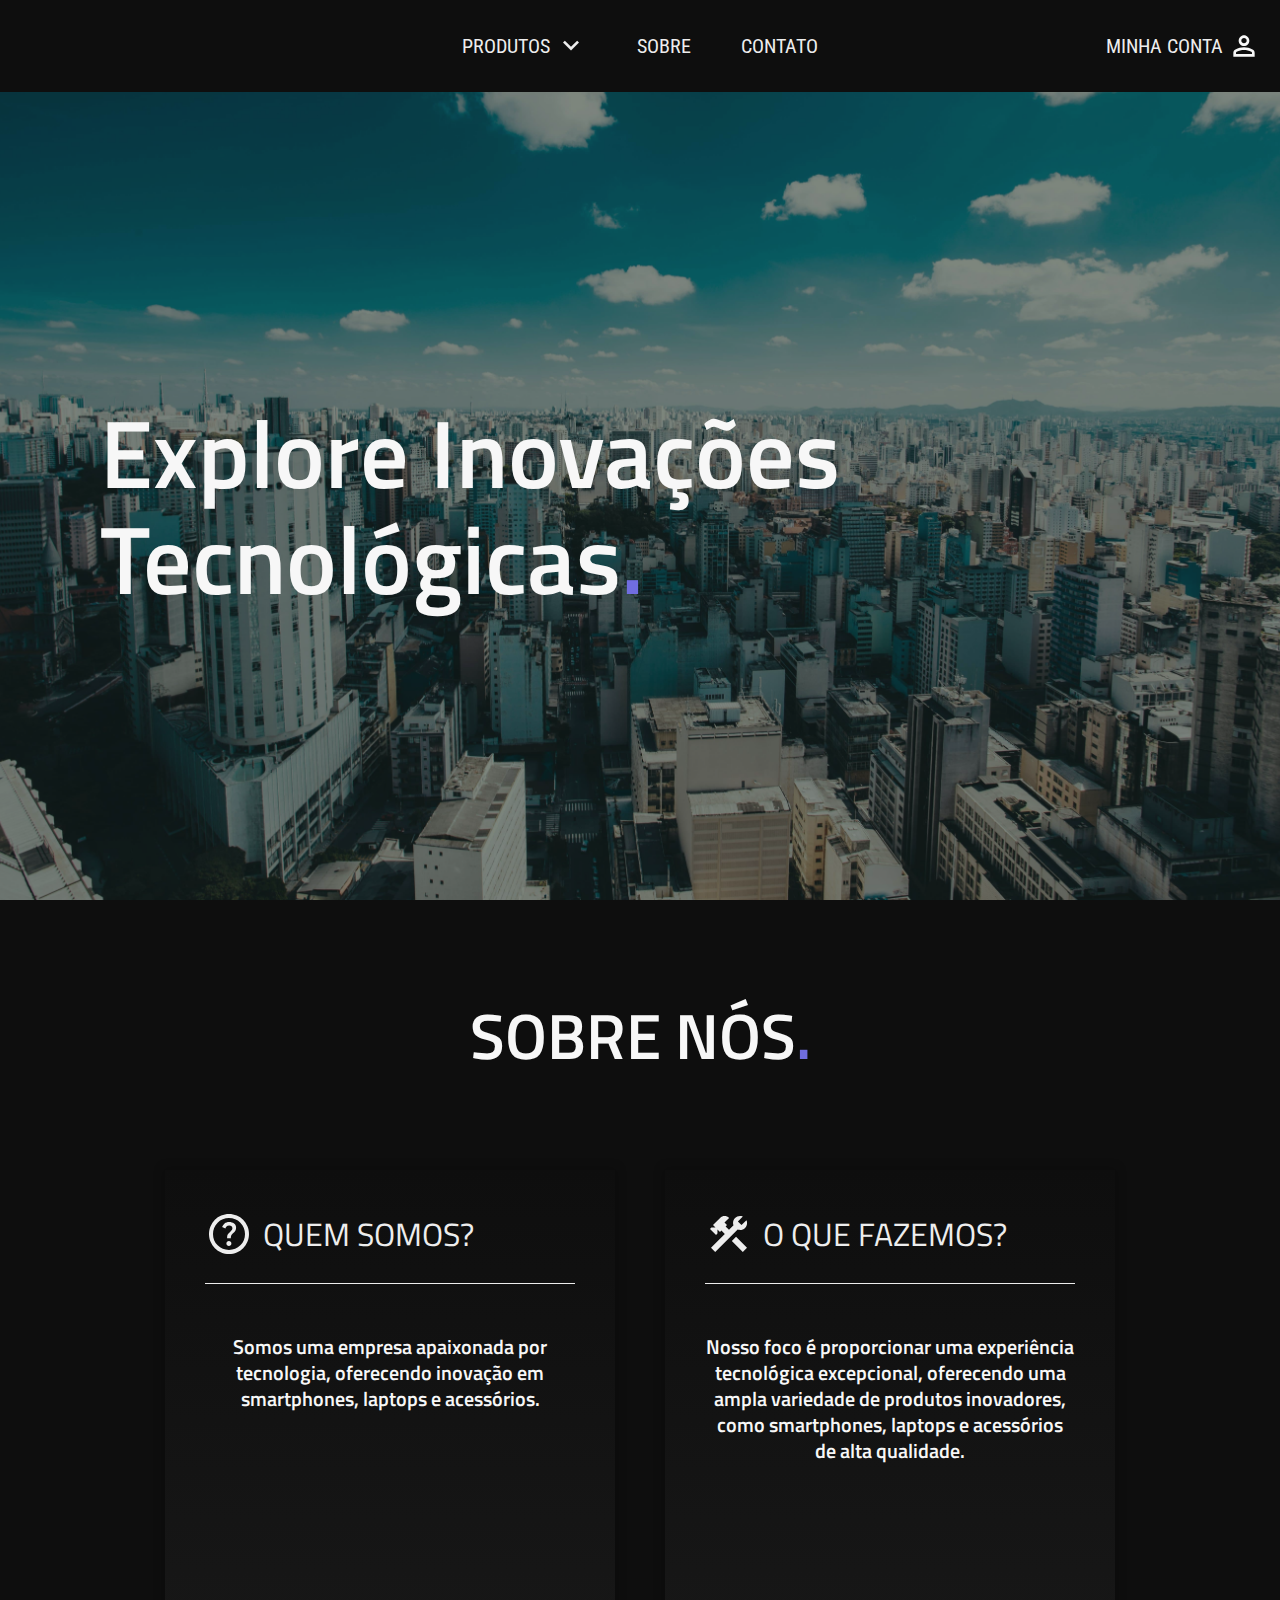
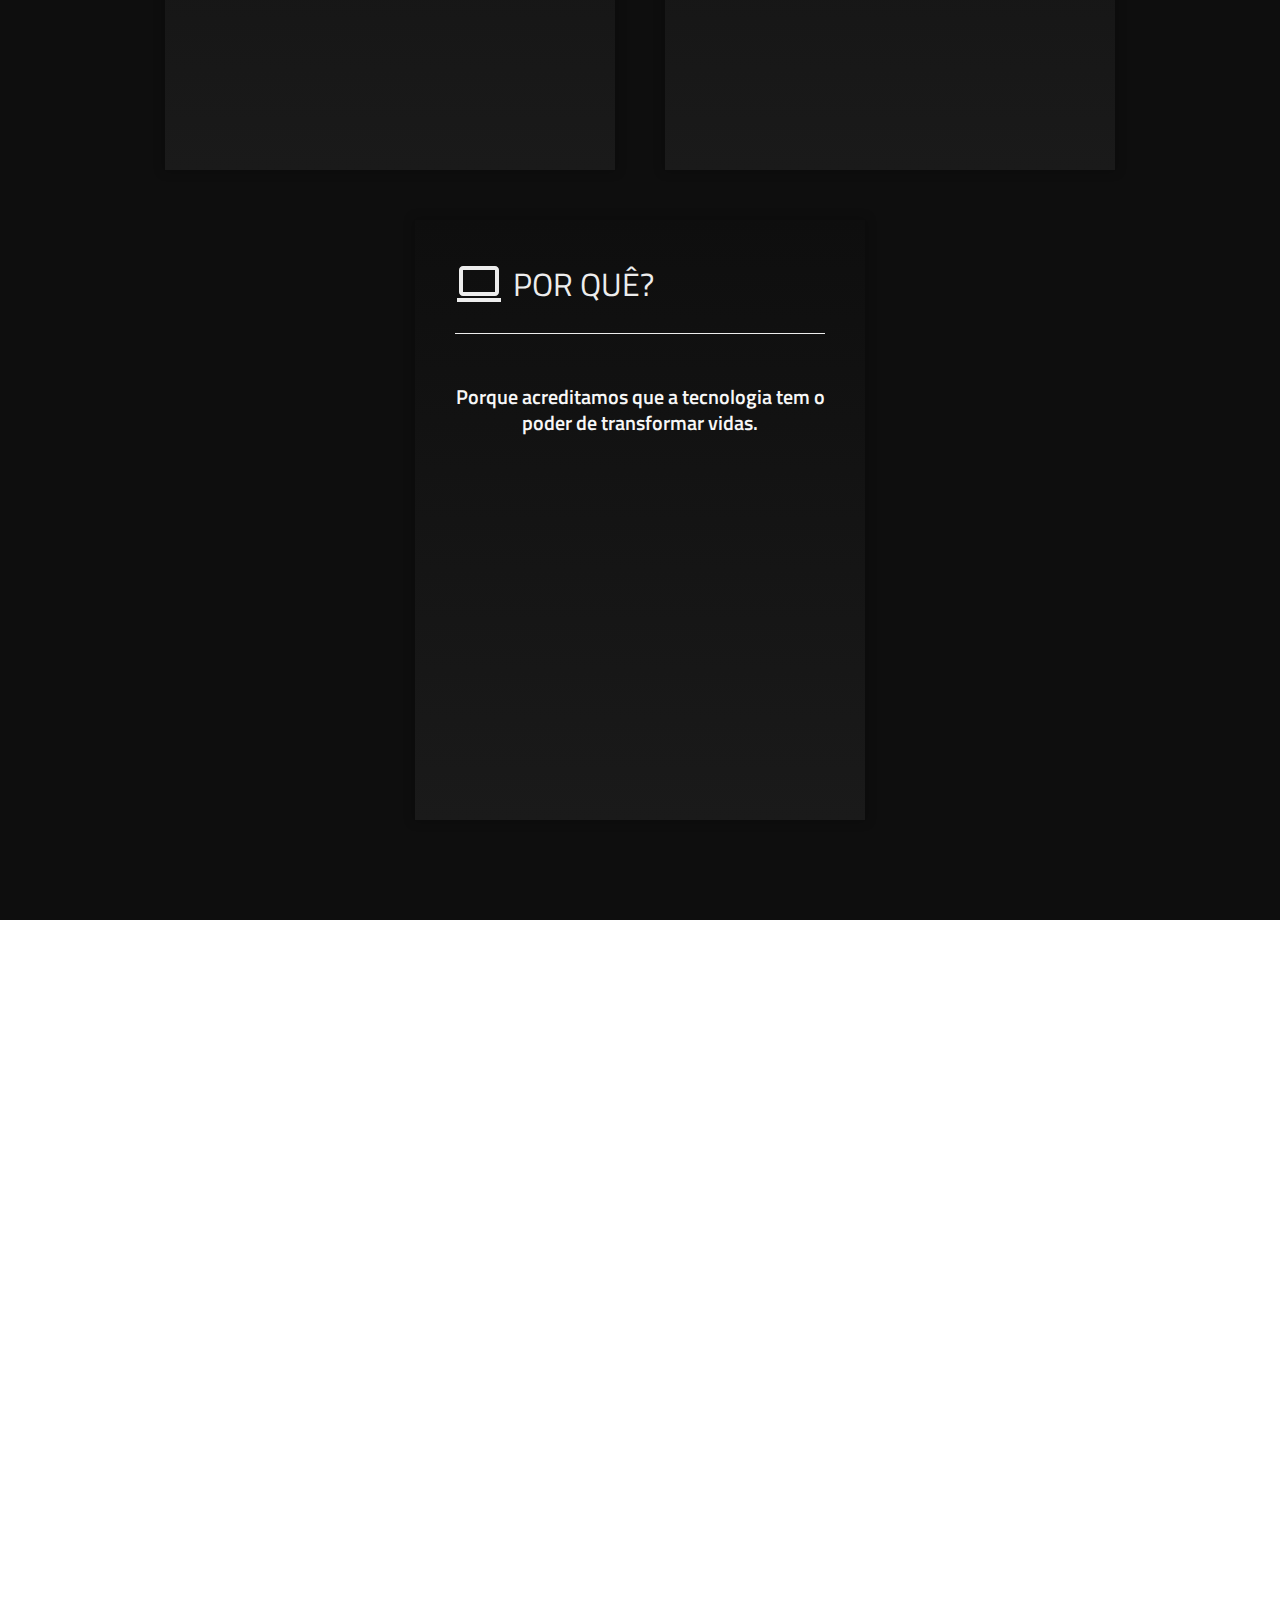
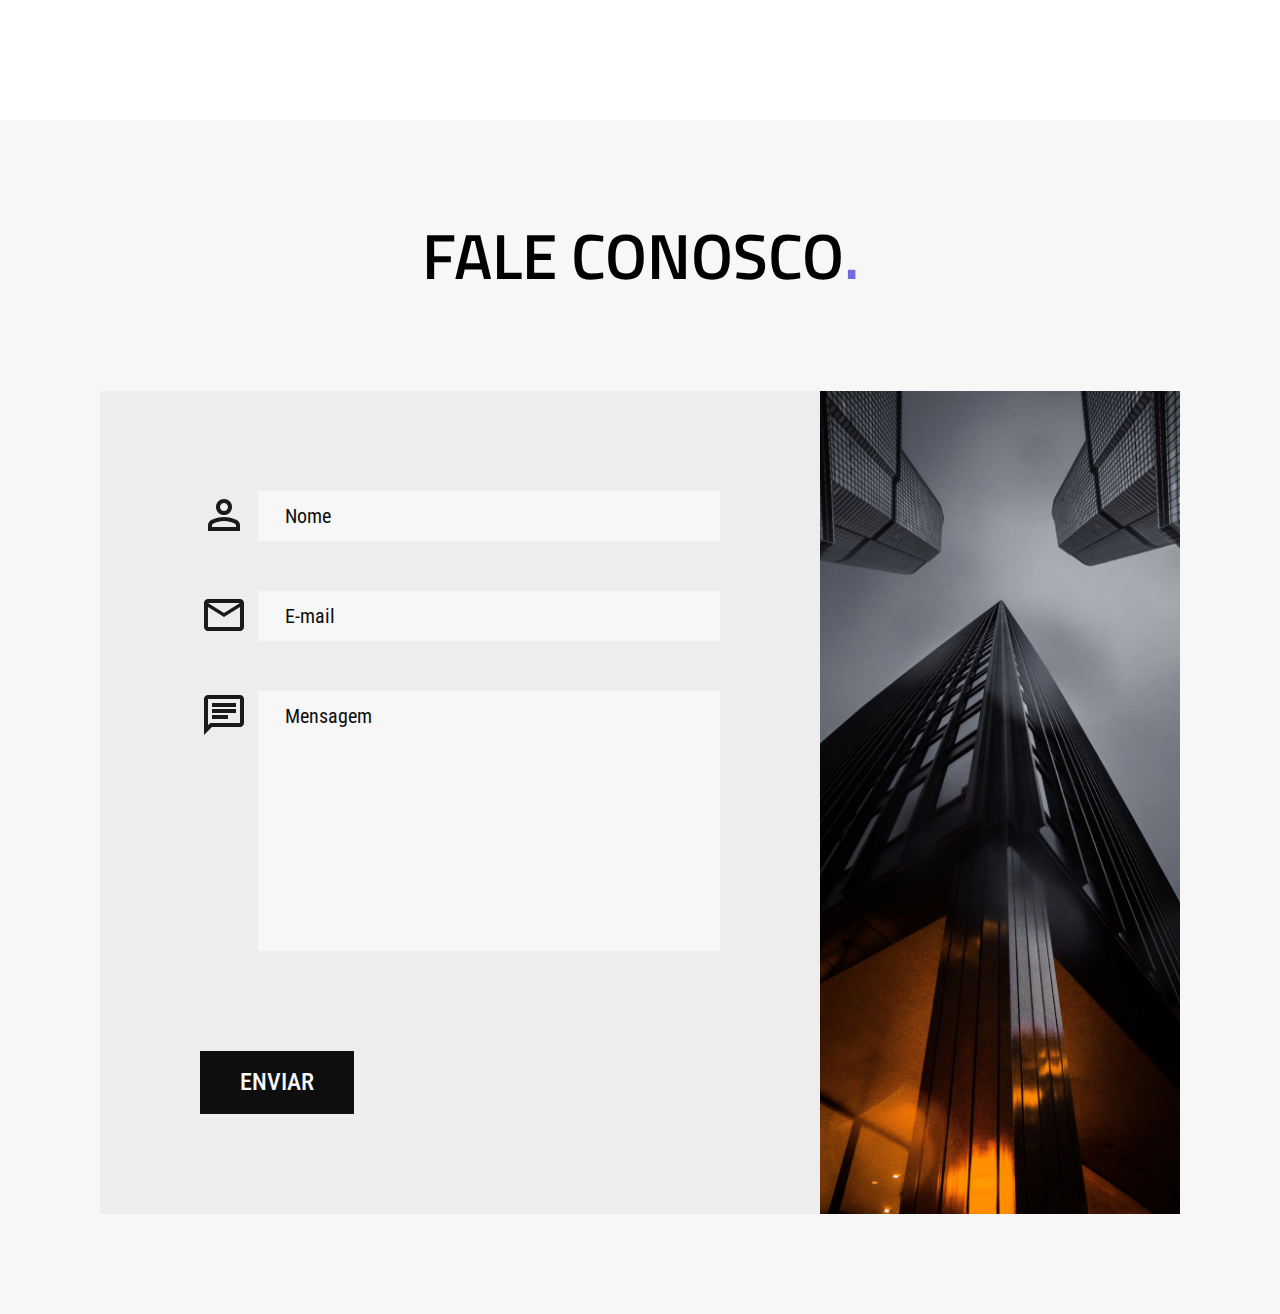
<file: index.html>
<!DOCTYPE html>
<html lang="pt-br">

<head>
   <meta charset="UTF-8">
   <meta name="viewport" content="width=device-width, initial-scale=1.0">
   <title>Página Inicial</title>
   <link rel="stylesheet" href="./css/style.css">
</head>

<body>
   <header class="header">
      <div class="bg-opacity"></div>

      <nav class="navigation"> 
         <input type="checkbox" id="mobile-menu">

         <ul class="navigation-menu">
            <li class="dropdown-container">

               <div class="dropdown-button">
                  <p href="" class="hbf">Produtos</p>
                  <img src="./img/svg/header/dropdown-icon.svg" alt="" class="dropdown-icon">
               </div>

               <div class="dropdown-items-container">

                  <a href="./pages/products/smartphones.html" class="dropdown-item">

                     <div class="dropdown-item-icon">
                        <svg width="24" height="24" viewBox="0 0 24 24" fill="none" xmlns="http://www.w3.org/2000/svg">
                           <path
                              d="M7 23C6.45 23 5.97917 22.8042 5.5875 22.4125C5.19583 22.0208 5 21.55 5 21V3C5 2.45 5.19583 1.97917 5.5875 1.5875C5.97917 1.19583 6.45 1 7 1H17C17.55 1 18.0208 1.19583 18.4125 1.5875C18.8042 1.97917 19 2.45 19 3V21C19 21.55 18.8042 22.0208 18.4125 22.4125C18.0208 22.8042 17.55 23 17 23H7ZM7 20V21H17V20H7ZM7 18H17V6H7V18ZM7 4H17V3H7V4Z"
                              fill="#EDEDED" />
                        </svg>
                     </div>
                     <span class="hbf-2">Smartphones</span>
                  </a>

                  <a href="./pages/products/laptops.html" class="dropdown-item">

                     <div class="dropdown-item-icon">
                        <svg width="24" height="24" viewBox="0 0 24 24" fill="none" xmlns="http://www.w3.org/2000/svg">
                           <g clip-path="url(#clip0_18_21)">
                              <path d="M0 20V18H2V3H22V18H24V20H0ZM10 18H14V17H10V18ZM4 15H20V5H4V15Z" fill="#EDEDED" />
                           </g>
                           <defs>
                              <clipPath id="clip0_18_21">
                                 <rect width="24" height="24" fill="white" />
                              </clipPath>
                           </defs>
                        </svg>
                     </div>

                     <span class="hbf-2">Laptops</span>
                  </a>

                  <a href="./pages/products/smartwatches.html" class="dropdown-item">

                     <div class="dropdown-item-icon">
                        <svg xmlns="http://www.w3.org/2000/svg" height="24" viewBox="0 -960 960 960" width="24" fill="#EDEDED"><path d="M360-840v-80h240v80H360Zm80 440h80v-240h-80v240Zm40 320q-74 0-139.5-28.5T226-186q-49-49-77.5-114.5T120-440q0-74 28.5-139.5T226-694q49-49 114.5-77.5T480-800q62 0 119 20t107 58l56-56 56 56-56 56q38 50 58 107t20 119q0 74-28.5 139.5T734-186q-49 49-114.5 77.5T480-80Zm0-80q116 0 198-82t82-198q0-116-82-198t-198-82q-116 0-198 82t-82 198q0 116 82 198t198 82Zm0-280Z"/></svg>
                     </div>

                     <span class="hbf-2">Smartwatches</span>
                  </a>

               </div>
            </li>

            <li>
               <a href="#about" class="hbf">Sobre</a>
            </li>

            <li>
               <a href="#contact" class="hbf">Contato</a>
            </li>
         </ul>

         <a href="pages/login/login.html" class="hbf navigation-account">
            Minha Conta
            <img src="./img/svg/header/account.svg" alt="">
         </a>
      </nav>

      <h1 class="ttf-1 header-title">Explore Inovações Tecnológicas<span class="c-4">.</span></h1>
   </header>

   <main class="about" id="about">
      <h2 class="ttf-2 c-1">Sobre Nós<span class="c-4">.</span></h1>

         <ul class="about-question-list">
            <li class="about-question-container">
               <div class="question">
                  <img src="./img/svg/about/question-1.svg" alt="" class="ics-1">
                  <h3 class="ttf-3">Quem somos?</h3>
               </div>

               <p class="txf-1">Somos uma empresa apaixonada por tecnologia, oferecendo inovação em
                  smartphones, laptops e acessórios.
               </p>
            </li>

            <li class="about-question-container">
               <div class="question">
                  <img src="./img/svg/about/question-2.svg" alt="" class="ics-1">
                  <h3 class="ttf-3">O que fazemos?</h3>
               </div>

               <p class="txf-1">Nosso foco é proporcionar uma experiência tecnológica excepcional,
                  oferecendo uma ampla variedade de produtos inovadores, como smartphones, laptops e acessórios de alta
                  qualidade.</p>
            </li>

            <li class="about-question-container">
               <div class="question">
                  <img src="./img/svg/about/question-3.svg" alt="" class="ics-1">
                  <h3 class="ttf-3">Por quê?</h3>
               </div>

               <p class="txf-1">Porque acreditamos que a tecnologia tem o poder de transformar vidas.</p>
            </li>
         </ul>
   </main>

   <div class="parallax-image"></div>

   <section class="contact" id="contact">
      <h1 class="ttf-2">Fale Conosco<span class="c-4">.</span></h1>

      <div class="contact-form-container">
         <form action="/" class="contact-form">

            <div class="input-container ">
               <img src="./img/svg/contact/user-icon.svg" alt="" class="ics-1">
               <label for="name" class="input-label if-1" id="name-label">Nome</label>
               <input type="text" class="input if-2" id="name" placeholder="" required>
            </div>

            <div class="input-container ">
               <img src="./img/svg/contact/mail-icon.svg" alt="" class="ics-1">
               <label for="email" class="input-label if-1" id="email-label">E-mail</label>
               <input type="email" class="input if-2" id="email" placeholder="" required>
            </div>

            <div class="input-container">
               <img src="./img/svg/contact/message-icon.svg" alt="" class="ics-1">
               <label for="message" class="input-label if-1" id="message-label">Mensagem</label>
               <textarea name="" class="input message-input if-2" id="message" placeholder="" required></textarea>
            </div>

            <button class="btn-1 send-btn">Enviar</button>
         </form>
         <img src="./img/contact-image.png" alt="">
      </div>
   </section>

   <script src="./js/dropdown.js"></script>
   <script src="./js/mobile-menu-option.js"></script>
   <script src="./js/input-label.js"></script>
</body>

</html>
</file>
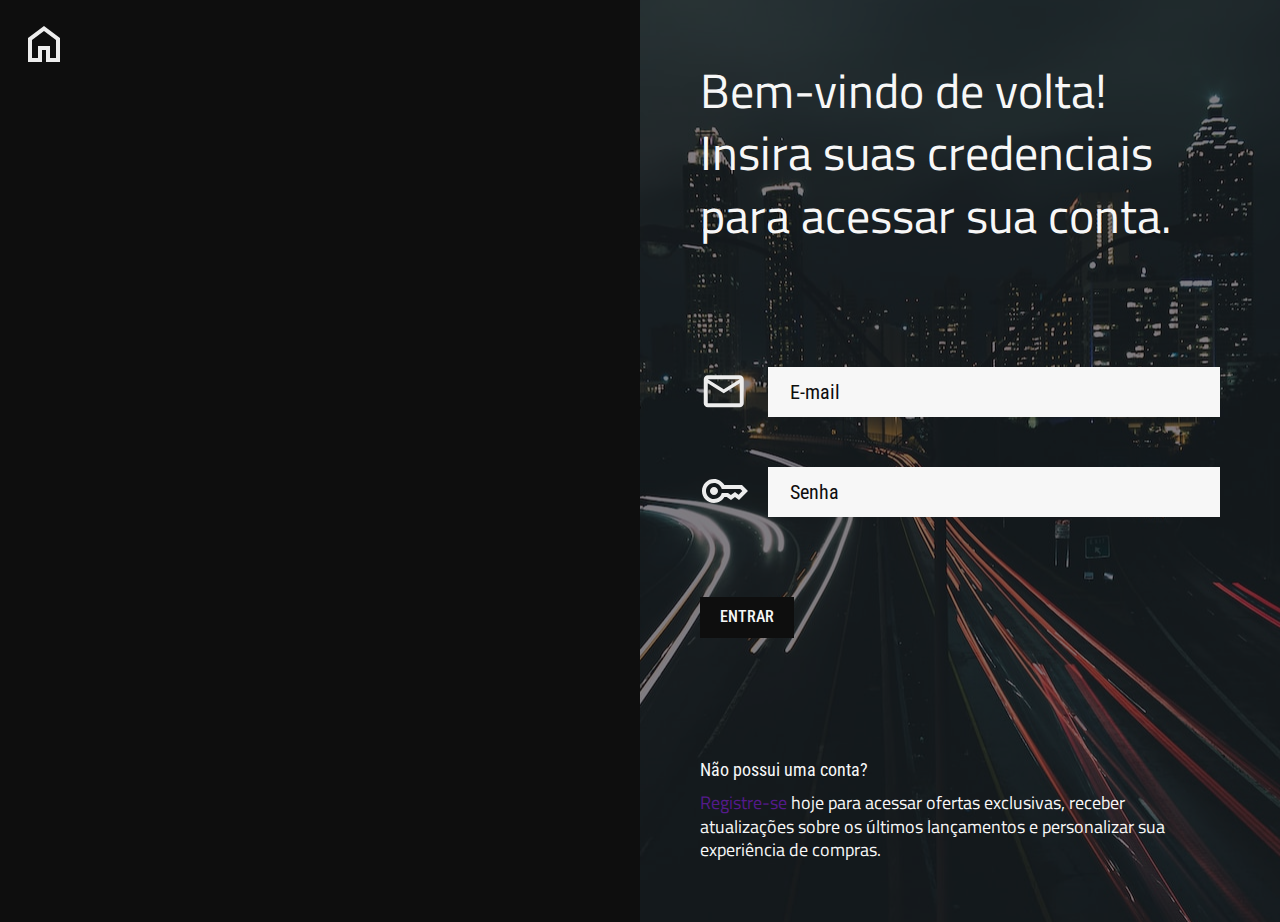
<file: pages/login/login.html>
<!DOCTYPE html>
<html lang="pt-br">

<head>
   <meta charset="UTF-8">
   <meta name="viewport" content="width=device-width, initial-scale=1.0">
   <title>Minha Conta</title>
   <link rel="stylesheet" href="./css/style.css">
</head>

<body>

   <main class="main">
      <section class="col-1">

         <a href="../../index.html"><img src="./img/svg/main/home.svg" alt="" class="ics-1"></a>

      </section>

      <section class="col-2">
         <div class="bg-opacity"></div>

         <h1 class="ttf-8">Bem-vindo de volta! Insira suas credenciais para acessar sua conta<span>.</span>
         </h1>
         <form action="" class="login-form">
            <div class="input-container">
               <img src="./img/svg/main/mail-icon.svg" alt="" class="ics-1">
               <label for="email" class="input-label if-1" id="email-label">E-mail</label>
               <input type="email" id="email" class="input if-2" required>
            </div>

            <div class="input-container">
               <img src="./img/svg/main/password-icon.svg" alt="" class="ics-1">
               <label for="password" class="input-label if-1" id="password-label">Senha</label>
               <input type="password" id="password" class="input if-2" required>
            </div>

            <button class="login-btn btn-2">Entrar</button>
         </form>

         <footer class="footer">
            <h2 class="ttf-9">Não possui uma conta?</h2>
            <p class="txf-8"><a href="">Registre-se</a> hoje para acessar ofertas exclusivas, receber
               atualizações sobre os últimos
               lançamentos e personalizar sua experiência de compras.</p>
         </footer>

      </section>
   </main>

   <script src="../../js/input-label.js"></script>
</body>

</html>
</file>
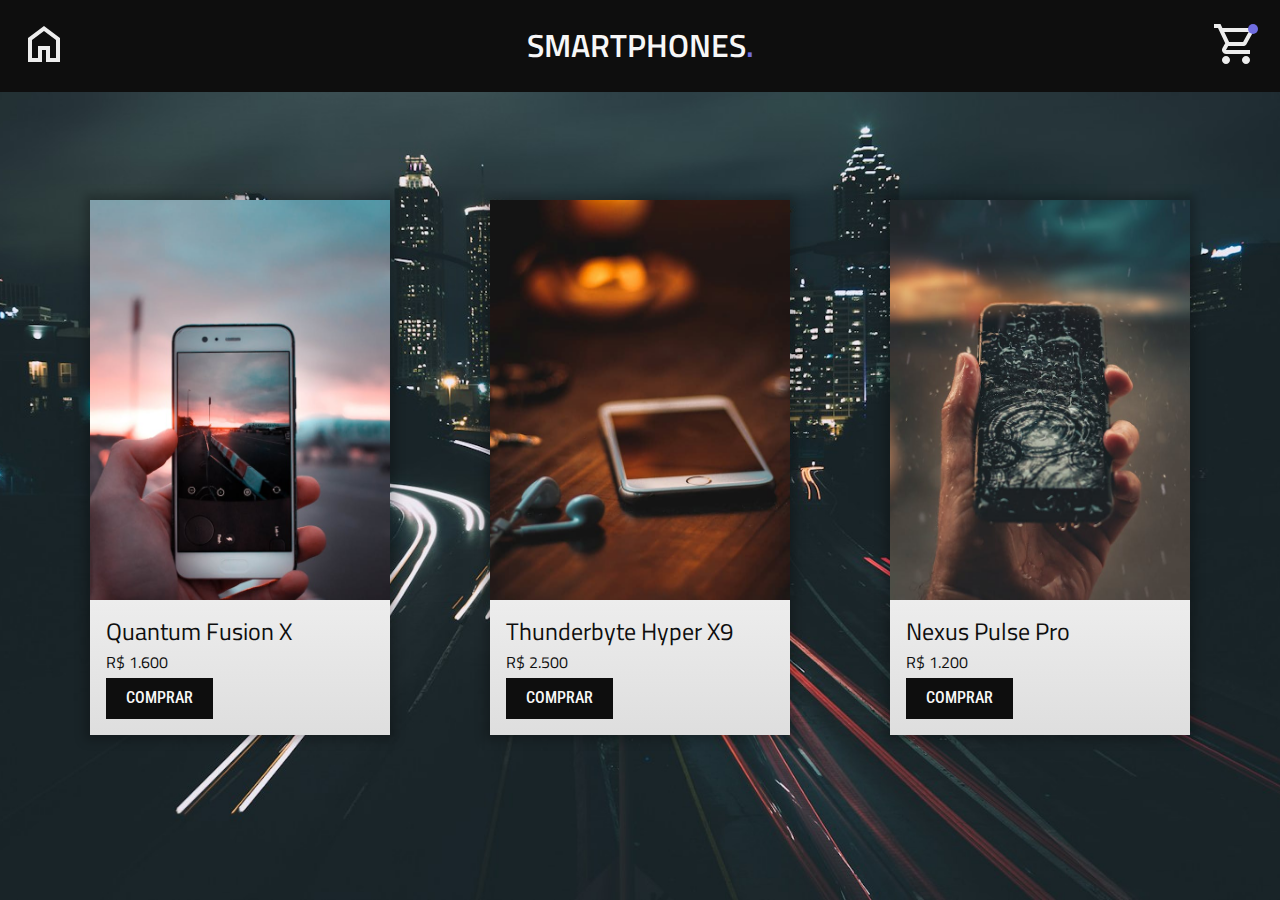
<file: pages/products/smartphones.html>
<!DOCTYPE html>
<html lang="en">

<head>
   <meta charset="UTF-8">
   <meta name="viewport" content="width=device-width, initial-scale=1.0">
   <title>Smartphones</title>

   <link rel="stylesheet" href="./css/style.css">
</head>

<body>
   <header class="header">
      <nav class="navigation">
         <ul class="navigation-items">
            <li class="header-icon"><a href="../../../index.html">
                  <svg width="32" height="32" viewBox="0 0 32 32" fill="none" xmlns="http://www.w3.org/2000/svg"
                     class="ics-1" class="wh-3">
                     <path
                        d="M7.99992 25.3333H11.9999V17.3333H19.9999V25.3333H23.9999V13.3333L15.9999 7.33333L7.99992 13.3333V25.3333ZM5.33325 28V12L15.9999 4L26.6666 12V28H17.3333V20H14.6666V28H5.33325Z"
                        fill="#EDEDED" />
                  </svg>
               </a></li>
            <h1 class="ttf-4">Smartphones<span class="c-4">.</span></h1>
            <li class="header-icon"><a href="">
                  <div>
                     <svg width="32" height="32" viewBox="0 0 32 32" fill="none" xmlns="http://www.w3.org/2000/svg"
                        class="ics-1" class="wh-3">
                        <path
                           d="M9.33325 29.3337C8.59992 29.3337 7.97214 29.0725 7.44992 28.5503C6.9277 28.0281 6.66659 27.4003 6.66659 26.667C6.66659 25.9337 6.9277 25.3059 7.44992 24.7837C7.97214 24.2614 8.59992 24.0003 9.33325 24.0003C10.0666 24.0003 10.6944 24.2614 11.2166 24.7837C11.7388 25.3059 11.9999 25.9337 11.9999 26.667C11.9999 27.4003 11.7388 28.0281 11.2166 28.5503C10.6944 29.0725 10.0666 29.3337 9.33325 29.3337ZM22.6666 29.3337C21.9333 29.3337 21.3055 29.0725 20.7833 28.5503C20.261 28.0281 19.9999 27.4003 19.9999 26.667C19.9999 25.9337 20.261 25.3059 20.7833 24.7837C21.3055 24.2614 21.9333 24.0003 22.6666 24.0003C23.3999 24.0003 24.0277 24.2614 24.5499 24.7837C25.0721 25.3059 25.3333 25.9337 25.3333 26.667C25.3333 27.4003 25.0721 28.0281 24.5499 28.5503C24.0277 29.0725 23.3999 29.3337 22.6666 29.3337ZM8.19992 8.00033L11.3999 14.667H20.7333L24.3999 8.00033H8.19992ZM6.93325 5.33366H26.5999C27.111 5.33366 27.4999 5.56144 27.7666 6.01699C28.0333 6.47255 28.0444 6.93366 27.7999 7.40033L23.0666 15.9337C22.8221 16.3781 22.4944 16.7225 22.0833 16.967C21.6721 17.2114 21.2221 17.3337 20.7333 17.3337H10.7999L9.33325 20.0003H25.3333V22.667H9.33325C8.33325 22.667 7.5777 22.2281 7.06659 21.3503C6.55547 20.4725 6.53325 19.6003 6.99992 18.7337L8.79992 15.467L3.99992 5.33366H1.33325V2.66699H5.66659L6.93325 5.33366Z"
                           fill="#EDEDED" />
                        <rect x="24" y="2.66699" width="6.66667" height="6.66667" rx="3.33333" fill="#706DE0" />
                     </svg>
                  </div>
               </a></li>
         </ul>
      </nav>

   </header>

   <main>
      <ul class="product-list">
         <li class="product-container">
            <img src="./img/smartphones/smartphone-01.jpg" alt="">

            <div class="product-info">
               <h1 class="ttf-5">Quantum Fusion X</h1>
               <p class="txf-2">R$ 1.600</p>
               <button class="btn-2 buy-btn" id="sm-1">Comprar</button>
            </div>
         </li>

         <li class="product-container">
            <img src="./img/smartphones/smartphone-02.jpg" alt="">

            <div class="product-info">
               <h1 class="ttf-5">Thunderbyte Hyper X9</h1>
               <p class="txf-2">R$ <span>2.500</span></p>
               <button class="btn-2 buy-btn" id="sm-2">Comprar</button>
            </div>
         </li>

         <li class="product-container">
            <img src="./img/smartphones/smartphone-03.jpg" alt="">

            <div class="product-info">
               <h1 class="ttf-5">Nexus Pulse Pro</h1>
               <p class="txf-2">R$ <span>1.200</span></p>
               <button class="btn-2 buy-btn" id="sm-3">Comprar</button>
            </div>
         </li>
      </ul>
   </main>

   <div class="modal-background-effect"></div>

   <section class="purchase-modal">
      <div class="exit-btn"></div>

      <div class="purchase-modal-content"></div>
   </section>

   <script src="./js/product-modal.js"></script>

</body>

</html>
</file>
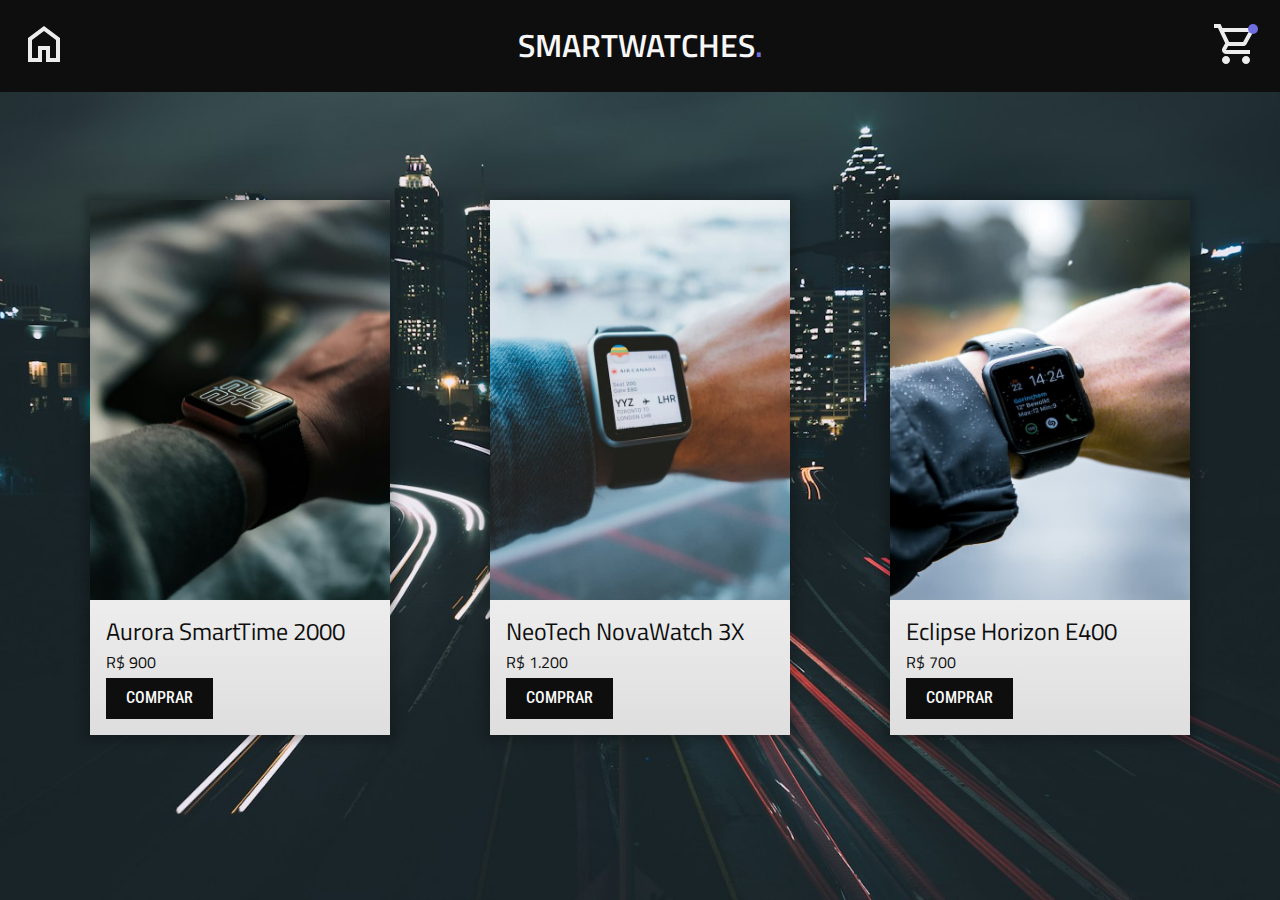
<file: pages/products/smartwatches.html>
<!DOCTYPE html>
<html lang="en">

<head>
   <meta charset="UTF-8">
   <meta name="viewport" content="width=device-width, initial-scale=1.0">
   <title>Smartphones</title>

   <link rel="stylesheet" href="./css/style.css">
</head>

<body>
   <header class="header">
      <nav class="navigation">
         <ul class="navigation-items">
            <li class="header-icon"><a href="../../../index.html">
                  <svg width="32" height="32" viewBox="0 0 32 32" fill="none" xmlns="http://www.w3.org/2000/svg"
                     class="ics-1" class="wh-3">
                     <path
                        d="M7.99992 25.3333H11.9999V17.3333H19.9999V25.3333H23.9999V13.3333L15.9999 7.33333L7.99992 13.3333V25.3333ZM5.33325 28V12L15.9999 4L26.6666 12V28H17.3333V20H14.6666V28H5.33325Z"
                        fill="#EDEDED" />
                  </svg>
               </a></li>
            <h1 class="ttf-4">Smartwatches<span class="c-4">.</span></h1>
            <li class="header-icon"><a href="">
                  <div>
                     <svg width="32" height="32" viewBox="0 0 32 32" fill="none" xmlns="http://www.w3.org/2000/svg"
                        class="ics-1" class="wh-3">
                        <path
                           d="M9.33325 29.3337C8.59992 29.3337 7.97214 29.0725 7.44992 28.5503C6.9277 28.0281 6.66659 27.4003 6.66659 26.667C6.66659 25.9337 6.9277 25.3059 7.44992 24.7837C7.97214 24.2614 8.59992 24.0003 9.33325 24.0003C10.0666 24.0003 10.6944 24.2614 11.2166 24.7837C11.7388 25.3059 11.9999 25.9337 11.9999 26.667C11.9999 27.4003 11.7388 28.0281 11.2166 28.5503C10.6944 29.0725 10.0666 29.3337 9.33325 29.3337ZM22.6666 29.3337C21.9333 29.3337 21.3055 29.0725 20.7833 28.5503C20.261 28.0281 19.9999 27.4003 19.9999 26.667C19.9999 25.9337 20.261 25.3059 20.7833 24.7837C21.3055 24.2614 21.9333 24.0003 22.6666 24.0003C23.3999 24.0003 24.0277 24.2614 24.5499 24.7837C25.0721 25.3059 25.3333 25.9337 25.3333 26.667C25.3333 27.4003 25.0721 28.0281 24.5499 28.5503C24.0277 29.0725 23.3999 29.3337 22.6666 29.3337ZM8.19992 8.00033L11.3999 14.667H20.7333L24.3999 8.00033H8.19992ZM6.93325 5.33366H26.5999C27.111 5.33366 27.4999 5.56144 27.7666 6.01699C28.0333 6.47255 28.0444 6.93366 27.7999 7.40033L23.0666 15.9337C22.8221 16.3781 22.4944 16.7225 22.0833 16.967C21.6721 17.2114 21.2221 17.3337 20.7333 17.3337H10.7999L9.33325 20.0003H25.3333V22.667H9.33325C8.33325 22.667 7.5777 22.2281 7.06659 21.3503C6.55547 20.4725 6.53325 19.6003 6.99992 18.7337L8.79992 15.467L3.99992 5.33366H1.33325V2.66699H5.66659L6.93325 5.33366Z"
                           fill="#EDEDED" />
                        <rect x="24" y="2.66699" width="6.66667" height="6.66667" rx="3.33333" fill="#706DE0" />
                     </svg>
                  </div>
               </a></li>
         </ul>
      </nav>

   </header>

   <main>
      <ul class="product-list">
         <li class="product-container">
            <img src="./img/smartwatches/smartwatch-01.jpg" alt="">

            <div class="product-info">
               <h1 class="ttf-5">Aurora SmartTime 2000</h1>
               <p class="txf-2">R$ 900</p>
               <button class="btn-2 buy-btn" id="sw-1">Comprar</button>
            </div>
         </li>

         <li class="product-container">
            <img src="./img/smartwatches/smartwatch-02.jpg" alt="">

            <div class="product-info">
               <h1 class="ttf-5">NeoTech NovaWatch 3X</h1>
               <p class="txf-2">R$ 1.200</p>
               <button class="btn-2 buy-btn" id="sw-2">Comprar</button>
            </div>
         </li>

         <li class="product-container">
            <img src="./img/smartwatches/smartwatch-03.jpg" alt="">

            <div class="product-info">
               <h1 class="ttf-5">Eclipse Horizon E400</h1>
               <p class="txf-2">R$ 700</p>
               <button class="btn-2 buy-btn" id="sw-3">Comprar</button>
            </div>
         </li>
      </ul>
   </main>

   <div class="modal-background-effect"></div>

   <section class="purchase-modal">
      <div class="exit-btn"></div>

      <div class="purchase-modal-content"></div>
   </section>

   <script src="./js/product-modal.js"></script>

</body>

</html>
</file>
<file: css/style.css>
@import "./utils/global/global.css";
@import "./about.css";
@import "./header-dropdown.css";
@import "./contact.css";
@import "./header.css";
@import "./parallax.css";
</file>
<file: pages/login/css/style.css>
@import "../../../css/utils/global/global.css";
@import "./main.css";
</file>
<file: pages/products/css/style.css>
@import "../../../css/utils/global/global.css";
@import "./background.css";
@import "./header.css";
@import "./product-list.css";
@import "./modal.css";
</file>
